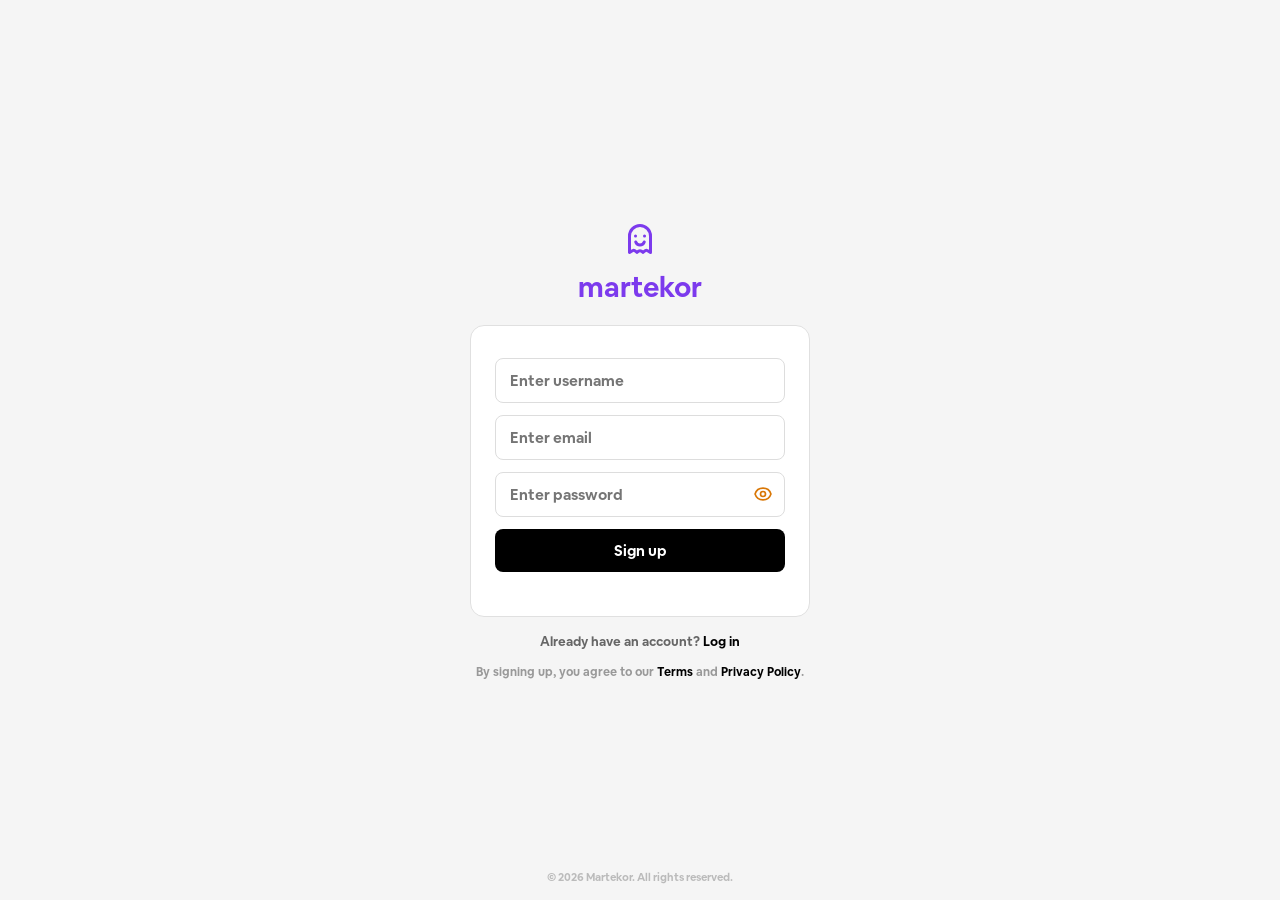
<file: index.html>
<!DOCTYPE html>
<html lang="en">
<head>
    <meta charset="UTF-8">
    <meta name="google" content="notranslate">
    <meta name="google-site-verification" content="evXEaLaJOTiN-eVhg2lxnXjc0u5hOibDKz2S3UUHPUM" />
    <meta name="viewport" content="width=device-width, initial-scale=1.0">
    <title>Martekor - Register</title>
    <link rel="stylesheet" href="css/fonts.css">
    <link rel="stylesheet" href="css/register.css">
    <link rel="stylesheet" href="css/eye.css">
</head>
<body>
    <div class="container">
        <img src="assets/martekor.svg" alt="Martekor" class="logo">
        <h1>martekor</h1>
        <form>
            <input type="text" name="username" placeholder="Enter username" required>
            <input type="email" name="email" placeholder="Enter email" required>
            <div class="password-wrap">
                <input type="password" name="password" id="password" placeholder="Enter password" required>
                <span class="toggle-eye">
                    <img src="assets/eye.svg" id="eyeIcon" alt="Show">
                </span>
            </div>
            <button type="submit">Sign up</button>
            <p id="message"></p>
        </form>
        <p class="login-link">Already have an account? <a href="login.html">Log in</a></p>
        <p class="terms">By signing up, you agree to our <a href="terms.html">Terms</a> and <a href="privacy.html">Privacy Policy</a>.</p>
    </div>
    <p class="copyright">&copy; 2026 Martekor. All rights reserved.</p>
    <script src="js/eye.js"></script>
    <script src="js/session.js"></script>
    <script src="js/register.js"></script>
</body>
</html>
</file>
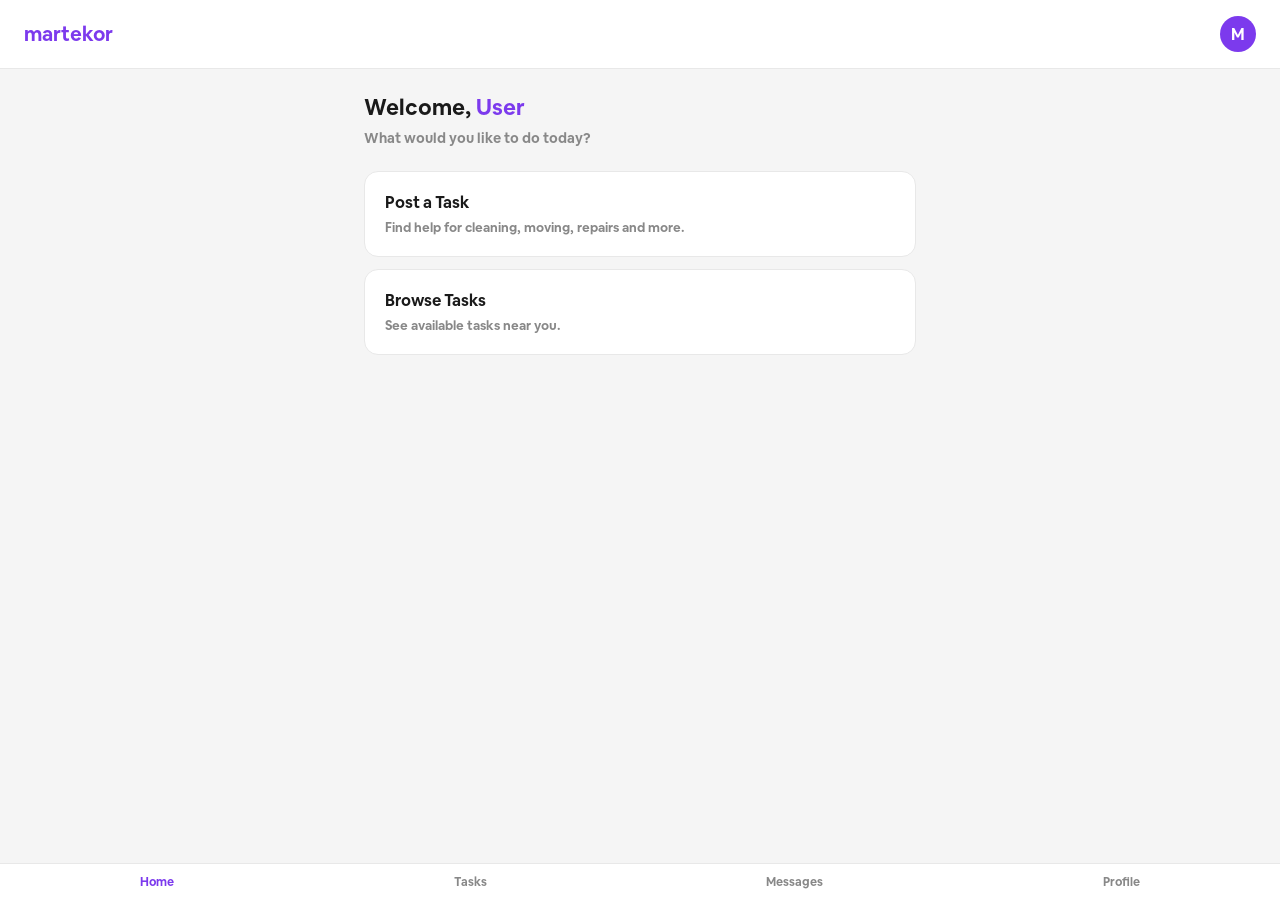
<file: home.html>
<!DOCTYPE html>
<html lang="en">
<head>
    <meta charset="UTF-8">
    <meta name="google" content="notranslate">
    <meta name="viewport" content="width=device-width, initial-scale=1.0">
    <title>Martekor - Home</title>
    <link rel="stylesheet" href="css/fonts.css">
    <style>
        * {
            margin: 0;
            padding: 0;
            box-sizing: border-box;
        }
        body {
            font-family: 'MartekorFont', -apple-system, BlinkMacSystemFont, sans-serif;
            background: #f5f5f5;
            min-height: 100vh;
        }
        .header {
            background: #ffffff;
            padding: 16px 24px;
            border-bottom: 1px solid #e8e8e8;
            display: flex;
            align-items: center;
            justify-content: space-between;
        }
        .header h1 {
            font-size: 20px;
            color: #7c3aed;
        }
        .profile {
            width: 36px;
            height: 36px;
            border-radius: 50%;
            background: #7c3aed;
            color: #fff;
            display: flex;
            align-items: center;
            justify-content: center;
            font-size: 16px;
            font-weight: 600;
        }
        .content {
            padding: 24px;
            max-width: 600px;
            margin: 0 auto;
        }
        .welcome {
            font-size: 22px;
            color: #1a1a1a;
            margin-bottom: 8px;
        }
        .welcome span {
            color: #7c3aed;
        }
        .subtitle {
            font-size: 14px;
            color: #888;
            margin-bottom: 24px;
        }
        .card {
            background: #ffffff;
            padding: 20px;
            border-radius: 14px;
            border: 1px solid #e8e8e8;
            margin-bottom: 12px;
        }
        .card h3 {
            font-size: 16px;
            color: #1a1a1a;
            margin-bottom: 6px;
        }
        .card p {
            font-size: 13px;
            color: #888;
        }
        .bottom-nav {
            position: fixed;
            bottom: 0;
            left: 0;
            right: 0;
            background: #ffffff;
            border-top: 1px solid #e8e8e8;
            display: flex;
            justify-content: space-around;
            padding: 10px 0;
        }
        .bottom-nav a {
            text-decoration: none;
            color: #888;
            font-size: 12px;
            text-align: center;
        }
        .bottom-nav a.active {
            color: #7c3aed;
        }
    </style>
</head>
<body>
    <div class="header">
        <h1>martekor</h1>
        <div class="profile">M</div>
    </div>
    <div class="content">
        <p class="welcome">Welcome, <span>User</span></p>
        <p class="subtitle">What would you like to do today?</p>
        <div class="card">
            <h3>Post a Task</h3>
            <p>Find help for cleaning, moving, repairs and more.</p>
        </div>
        <div class="card">
            <h3>Browse Tasks</h3>
            <p>See available tasks near you.</p>
        </div>
    </div>
    <div class="bottom-nav">
        <a href="home.html" class="active">Home</a>
        <a href="#">Tasks</a>
        <a href="#">Messages</a>
        <a href="#">Profile</a>
    </div>
</body>
</html>
</file>
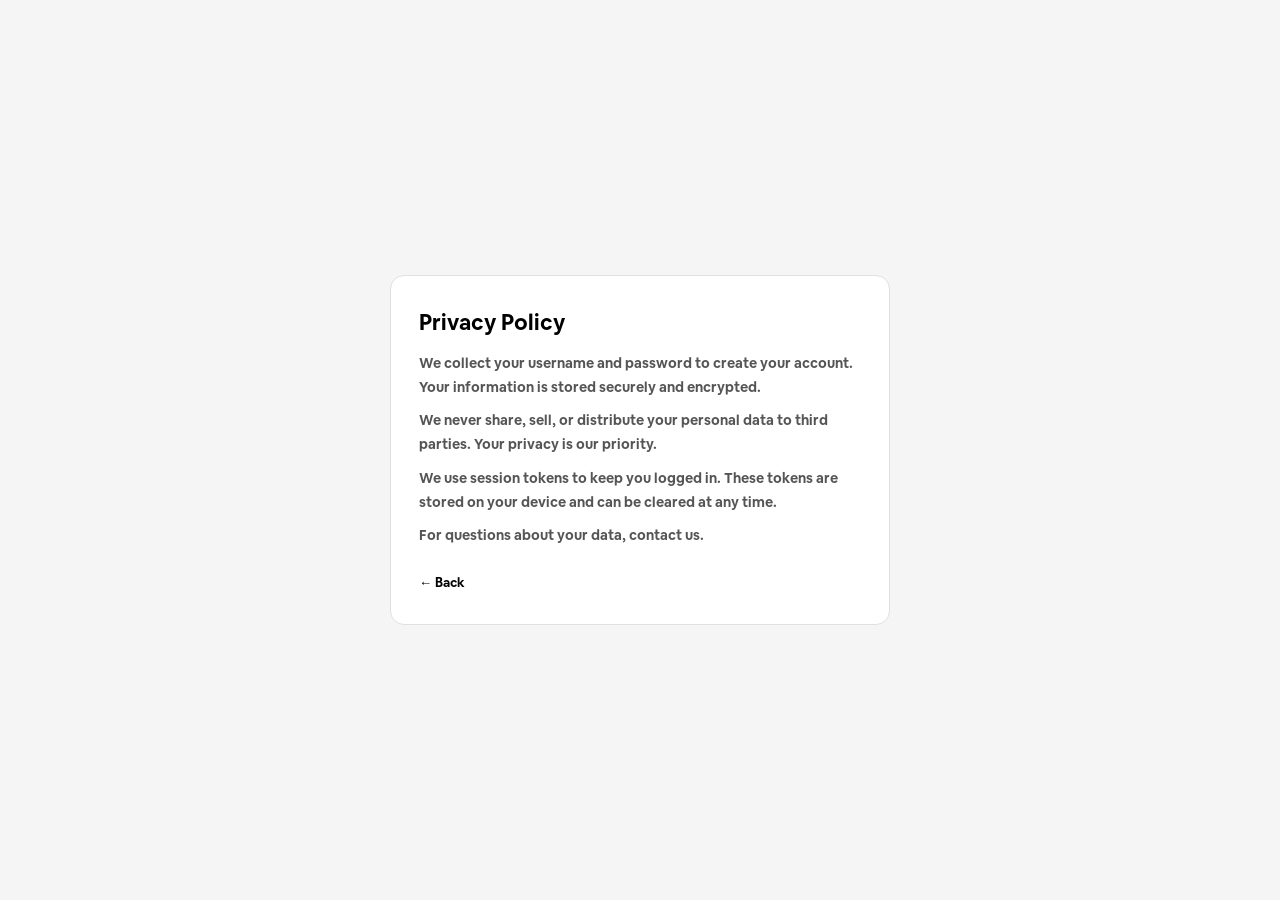
<file: privacy.html>
<!DOCTYPE html>
<html lang="en">
<head>
    <meta charset="UTF-8">
    <meta name="viewport" content="width=device-width, initial-scale=1.0">
    <title>Martekor - Privacy Policy</title>
    <link rel="stylesheet" href="css/fonts.css">
    <link rel="stylesheet" href="css/page.css">
</head>
<body>
    <div class="page-container">
        <h1>Privacy Policy</h1>
        <p>We collect your username and password to create your account. Your information is stored securely and encrypted.</p>
        <p>We never share, sell, or distribute your personal data to third parties. Your privacy is our priority.</p>
        <p>We use session tokens to keep you logged in. These tokens are stored on your device and can be cleared at any time.</p>
        <p>For questions about your data, contact us.</p>
        <a href="javascript:history.back()" class="back-link">← Back</a>
    </div>
</body>
</html>
</file>
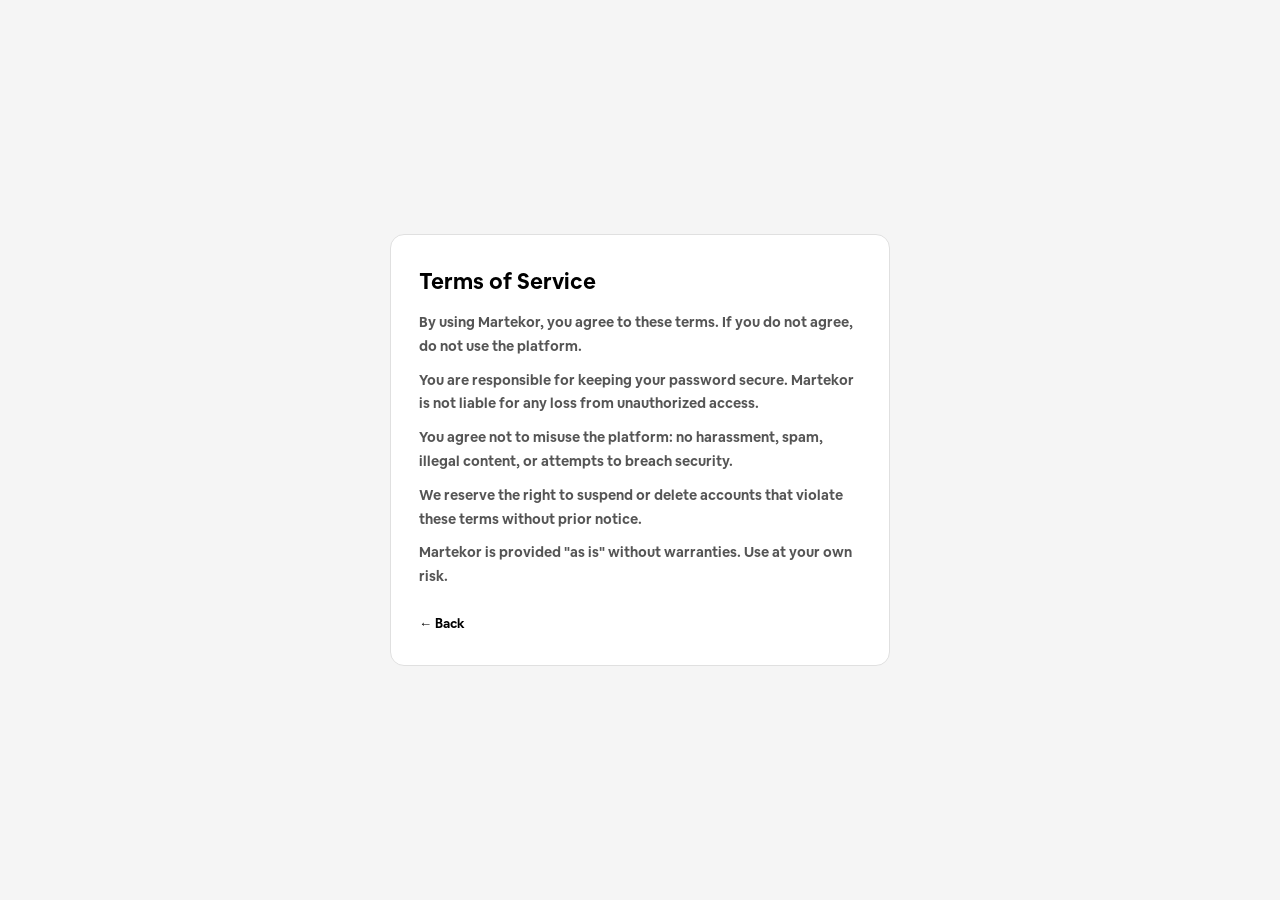
<file: terms.html>
<!DOCTYPE html>
<html lang="en">
<head>
    <meta charset="UTF-8">
    <meta name="viewport" content="width=device-width, initial-scale=1.0">
    <title>Martekor - Terms of Service</title>
    <link rel="stylesheet" href="css/fonts.css">
    <link rel="stylesheet" href="css/page.css">
</head>
<body>
    <div class="page-container">
        <h1>Terms of Service</h1>
        <p>By using Martekor, you agree to these terms. If you do not agree, do not use the platform.</p>
        <p>You are responsible for keeping your password secure. Martekor is not liable for any loss from unauthorized access.</p>
        <p>You agree not to misuse the platform: no harassment, spam, illegal content, or attempts to breach security.</p>
        <p>We reserve the right to suspend or delete accounts that violate these terms without prior notice.</p>
        <p>Martekor is provided "as is" without warranties. Use at your own risk.</p>
        <a href="javascript:history.back()" class="back-link">← Back</a>
    </div>
</body>
</html>
</file>
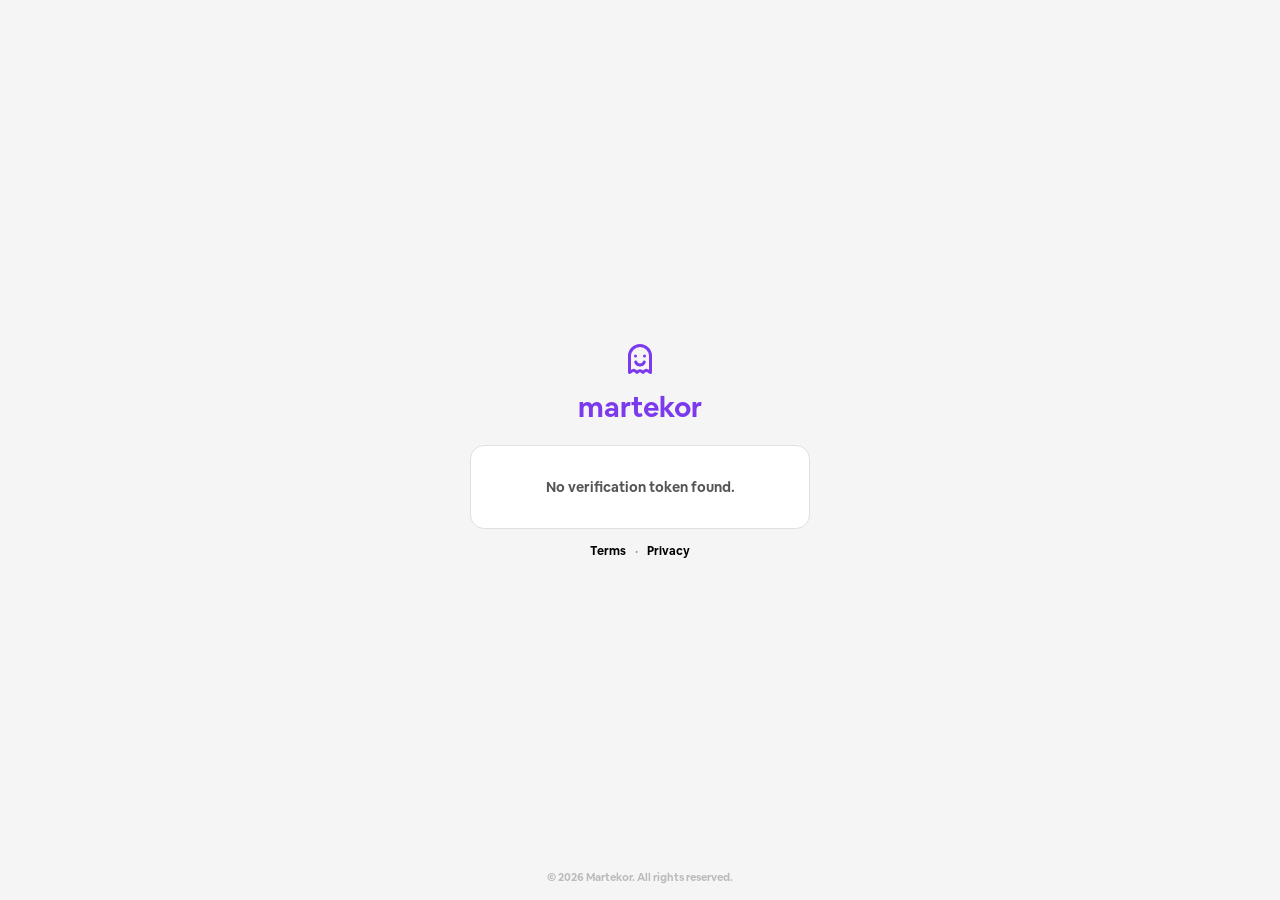
<file: verify.html>
<!DOCTYPE html>
<html lang="en">
<head>
    <meta charset="UTF-8">
    <meta name="google" content="notranslate">
    <meta name="viewport" content="width=device-width, initial-scale=1.0">
    <title>Martekor - Verify Email</title>
    <link rel="stylesheet" href="css/fonts.css">
    <link rel="stylesheet" href="css/verify.css">
</head>
<body>
    <div class="container">
        <img src="assets/martekor.svg" alt="Martekor" class="logo">
        <h1>martekor</h1>
        <form>
            <p id="message">Verifying your email...</p>
        </form>
        <p class="terms">
            <a href="terms.html">Terms</a>
            <span>&middot;</span>
            <a href="privacy.html">Privacy</a>
        </p>
    </div>
    <p class="copyright">&copy; 2026 Martekor. All rights reserved.</p>
    <script src="js/verify.js"></script>
</body>
</html>
</file>
<file: css/fonts.css>
@font-face {
    font-family: 'MartekorFont';
    src: url('../assets/fonts.otf') format('opentype');
    font-weight: normal;
    font-style: normal;
}

* {
    font-family: 'MartekorFont', -apple-system, BlinkMacSystemFont, sans-serif;
}
</file>
<file: css/register.css>
* {
    margin: 0;
    padding: 0;
    box-sizing: border-box;
}

body {
    font-family: 'AslumFont', -apple-system, BlinkMacSystemFont, sans-serif;
    display: flex;
    justify-content: center;
    align-items: center;
    min-height: 100vh;
    background: #f5f5f5;
}

.container {
    width: 100%;
    max-width: 340px;
}

.logo {
    display: block;
    margin: 0 auto 12px;
    width: 36px;
    height: 36px;
}

h1 {
    text-align: center;
    font-size: 28px;
    font-weight: 600;
    margin-bottom: 20px;
    color: #7c3aed;
}

form {
    background: #ffffff;
    padding: 32px 24px;
    border-radius: 14px;
    border: 1px solid #e0e0e0;
}

input {
    width: 100%;
    padding: 12px 14px;
    margin-bottom: 12px;
    border: 1px solid #ddd;
    border-radius: 8px;
    font-size: 15px;
    outline: none;
}

input:focus {
    border-color: #000;
}

button {
    width: 100%;
    padding: 12px;
    background: #000;
    color: #fff;
    border: none;
    border-radius: 8px;
    font-size: 15px;
    font-weight: 500;
    cursor: pointer;
    outline: none;
    -webkit-tap-highlight-color: transparent;
    transition: background 0.3s ease;
}

button:focus {
    outline: none;
}

button:focus-visible {
    outline: none;
}

button:active {
    background: #7c3aed;
}

button:disabled {
    opacity: 0.5;
    cursor: default;
}

#message {
    text-align: center;
    margin-top: 12px;
    font-size: 13px;
    color: #666;
}

.terms {
    text-align: center;
    margin-top: 14px;
    font-size: 12px;
    color: #999;
}

.terms a {
    color: #000;
    text-decoration: none;
    font-weight: 500;
}

.login-link {
    text-align: center;
    margin-top: 16px;
    font-size: 13px;
    color: #666;
}

.login-link a {
    color: #000;
    text-decoration: none;
    font-weight: 500;
}

.copyright {
    text-align: center;
    font-size: 11px;
    color: #bbb;
    position: fixed;
    bottom: 16px;
    left: 0;
    right: 0;
}
</file>
<file: css/eye.css>
.password-wrap {
    position: relative;
    margin-bottom: 12px;
}

.password-wrap input {
    width: 100%;
    padding: 12px 40px 12px 14px;
    border: 1px solid #ddd;
    border-radius: 8px;
    font-size: 15px;
    outline: none;
    margin-bottom: 0;
}

.password-wrap input:focus {
    border-color: #000;
    outline: none;
}

.toggle-eye {
    position: absolute;
    right: 12px;
    top: 50%;
    transform: translateY(-50%);
    cursor: pointer;
    width: 20px;
    height: 20px;
    user-select: none;
    outline: none;
    -webkit-tap-highlight-color: transparent;
    display: flex;
    align-items: center;
    justify-content: center;
}

.toggle-eye:focus {
    outline: none;
}

.toggle-eye img {
    width: 20px;
    height: 20px;
    pointer-events: none;
    display: block;
}
</file>
<file: css/page.css>
* {
    margin: 0;
    padding: 0;
    box-sizing: border-box;
}

body {
    font-family: 'MartekorFont', -apple-system, BlinkMacSystemFont, sans-serif;
    display: flex;
    justify-content: center;
    align-items: center;
    min-height: 100vh;
    background: #f5f5f5;
    padding: 24px;
}

.page-container {
    width: 100%;
    max-width: 500px;
    background: #ffffff;
    padding: 32px 28px;
    border-radius: 14px;
    border: 1px solid #e0e0e0;
}

.page-container h1 {
    font-size: 22px;
    font-weight: 600;
    margin-bottom: 16px;
    color: #000;
}

.page-container p {
    font-size: 14px;
    color: #555;
    line-height: 1.7;
    margin-bottom: 10px;
}

.page-container a {
    color: #000;
    text-decoration: none;
    font-weight: 500;
}

.back-link {
    display: inline-block;
    margin-top: 16px;
    font-size: 13px;
}
</file>
<file: css/verify.css>
* {
    margin: 0;
    padding: 0;
    box-sizing: border-box;
}

body {
    font-family: 'MartekorFont', -apple-system, BlinkMacSystemFont, sans-serif;
    display: flex;
    justify-content: center;
    align-items: center;
    min-height: 100vh;
    background: #f5f5f5;
}

.container {
    width: 100%;
    max-width: 340px;
}

.logo {
    display: block;
    margin: 0 auto 12px;
    width: 36px;
    height: 36px;
}

h1 {
    text-align: center;
    font-size: 28px;
    font-weight: 600;
    margin-bottom: 20px;
    color: #7c3aed;
}

form {
    background: #ffffff;
    padding: 32px 24px;
    border-radius: 14px;
    border: 1px solid #e0e0e0;
}

#message {
    text-align: center;
    font-size: 14px;
    color: #555;
}

.terms {
    text-align: center;
    margin-top: 14px;
    font-size: 12px;
    color: #999;
}

.terms a {
    color: #000;
    text-decoration: none;
    font-weight: 500;
    margin: 0 6px;
}

.copyright {
    text-align: center;
    font-size: 11px;
    color: #bbb;
    position: fixed;
    bottom: 16px;
    left: 0;
    right: 0;
}
</file>
